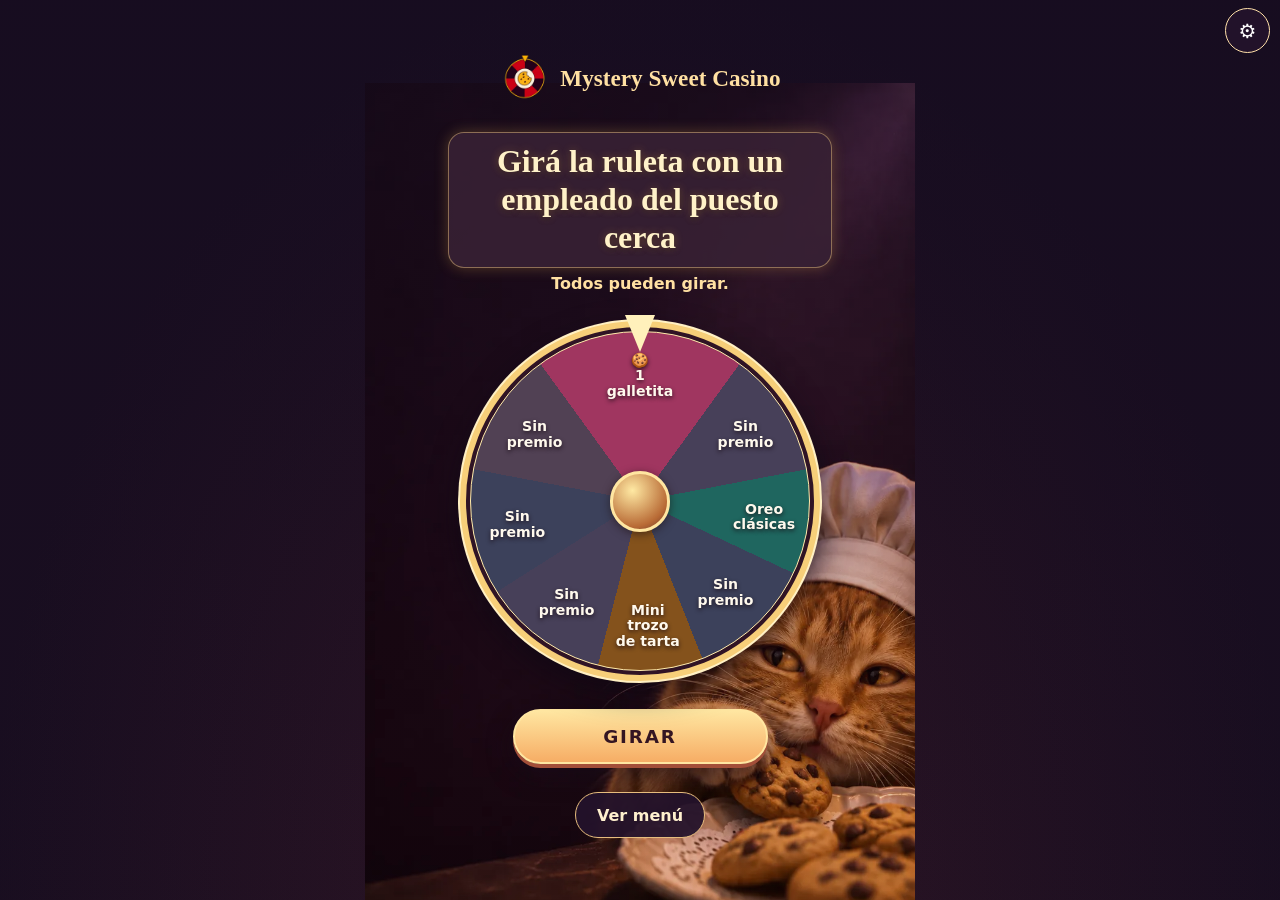
<file: index.html>
<!doctype html>
<html lang="es-PY">
<head>
  <meta charset="UTF-8">
  <meta name="viewport" content="width=device-width, initial-scale=1, viewport-fit=cover">
  <meta name="theme-color" content="#190e20">
  <title>Mystery Sweet Casino</title>
  <style>
    :root {
      color-scheme: dark;
      overscroll-behavior-y: none;
      font-family: system-ui, sans-serif;
      background: #190e20;
      color: #fff6eb;
    }
    *, *::before, *::after { box-sizing: border-box; }
    [hidden] { display: none !important; }
    body {
      margin: 0;
      min-height: 100vh;
      min-height: 100dvh;
      background: #190e20;
      isolation: isolate;
    }
    .fondo-ruleta {
      position: fixed;
      inset: 0;
      z-index: -1;
      overflow: hidden;
      pointer-events: none;
      background: radial-gradient(ellipse at center bottom, #301625, #190e20 72%);
    }
    .fondo-ruleta::before, .fondo-ruleta::after {
      content: '';
      position: absolute;
      inset: 0;
    }
    .fondo-ruleta::before {
      inset: -8px;
      background: url("gato-pastelero.webp") center bottom / clamp(340px, 100vw, 550px) auto no-repeat;
      transform-origin: center bottom;
    }
    .fondo-ruleta::after {
      background: linear-gradient(180deg, #160c20a6, #160c2030 64%, #160c2010);
    }
    @media (prefers-reduced-motion: no-preference) {
      .fondo-ruleta::before { animation: gato-ruleta 6s ease-in-out infinite alternate; }
    }
    @keyframes gato-ruleta {
      from { transform: scale(1); }
      to { transform: translateY(-4px) scale(1.025); }
    }
    main {
      width: 100%;
      max-width: 560px;
      display: grid;
      justify-items: center;
      gap: clamp(17px, 4vw, 28px);
      margin: 0 auto;
      padding: 52px 16px 32px;
      padding: max(52px, calc(env(safe-area-inset-top) + 34px)) 16px max(29px, env(safe-area-inset-bottom));
      text-align: center;
    }
    h1 {
      font-family: Georgia, serif;
      font-size: clamp(1.32rem, 5.7vw, 2rem);
      line-height: 1.18;
      margin: 0;
      max-width: 24ch;
      text-shadow: 0 2px 10px #100813;
    }
    .marca { display: flex; align-items: center; justify-content: center; gap: .55rem; color: #ffe0a2; font: bold clamp(1rem, 4.5vw, 1.45rem) Georgia, serif; }
    .marca img { display: block; width: 52px; height: 52px; }
    #instruccion {
      color: #fff2c9;
      padding: .32em .55em;
      border: 1px solid #ffd58470;
      border-radius: 16px;
      background: #382235df;
      box-shadow: 0 0 14px #ffbf5340;
      text-shadow: 0 0 8px #ffbc5152, 0 2px 5px #231522;
    }
    @media (prefers-reduced-motion: no-preference) {
      #instruccion { animation: brillo-aviso 3.5s ease-in-out infinite alternate; }
      @keyframes brillo-aviso {
        to { box-shadow: 0 0 22px #ffc46669; border-color: #ffd584bc; }
      }
    }
    .indicacion p { margin: .4rem 0 0; color: #ffe0a2; font-weight: 700; }
    .marco {
      position: relative;
      width: 80vw;
      height: 80vw;
      max-width: 360px;
      max-height: 360px;
      border: 6px solid #f7cf79;
      border-radius: 50%;
      padding: 4px;
      background: #301425;
      box-shadow: 0 0 0 2px #fff0c3, 0 12px 30px #0e0714b8;
    }
    .rueda {
      position: relative;
      width: 100%;
      height: 100%;
      border-radius: 50%;
      overflow: hidden;
      background-color: #47334f;
      background-image: conic-gradient(from -36deg, #a03660 0deg 72deg, #474059 72deg 115.2deg, #1f665f 115.2deg 151.2deg, #3c415b 151.2deg 194.4deg, #84521c 194.4deg 230.4deg, #474059 230.4deg 273.6deg, #3c415b 273.6deg 316.8deg, #514154 316.8deg 360deg);
      transition: transform var(--duracion-giro) cubic-bezier(.15,.65,.14,1);
      border: 1px solid #ffebaa;
    }
    .rueda::after {
      content: '';
      position: absolute;
      inset: 41%;
      border: 3px solid #ffe6a1;
      border-radius: 50%;
      background: radial-gradient(circle at 36% 30%, #ffe9a3, #b86a35 70%, #623328 100%);
      box-shadow: 0 2px 8px #20101098;
    }
    .marcador {
      position: absolute;
      z-index: 1;
      top: -12px;
      left: 50%;
      width: 30px;
      height: 37px;
      transform: translateX(-50%);
      clip-path: polygon(0 0, 100% 0, 50% 100%);
      background: #fff1bb;
    }
    .etiqueta {
      position: absolute;
      color: #fff9ed;
      width: 22%;
      font-size: clamp(.62rem, 2.65vw, .88rem);
      font-weight: 800;
      line-height: 1.09;
      transform: translate(-50%, -50%) rotate(var(--contragiro, 0deg));
      transition: transform var(--duracion-giro) cubic-bezier(.15,.65,.14,1);
      text-shadow: 0 2px 4px #180a14c4;
    }
    button { font: inherit; cursor: pointer; }
    button:focus-visible { outline: 3px solid white; outline-offset: 4px; }
    #girar {
      width: 74vw;
      max-width: 255px;
      min-height: 55px;
      border: 2px solid #ffe6a1;
      border-radius: 38px;
      background: linear-gradient(180deg, #ffe6a1, #f6ad65);
      color: #341522;
      font-size: 1.15rem;
      font-weight: 900;
      letter-spacing: .1em;
      box-shadow: 0 4px 0 #a34f39, 0 10px 24px #170c19b0;
    }
    #girar:disabled { cursor: default; opacity: .82; }
    #estado-giro:empty { display: none; }
    #estado-giro:not(:empty) { margin: 0; padding: .45rem .65rem; border-radius: 9px; background: #24132bee; color: #ffe0a2; font-weight: 700; }
    #ajustes {
      position: fixed;
      z-index: 2;
      top: max(8px, env(safe-area-inset-top));
      right: max(10px, env(safe-area-inset-right));
      width: 45px;
      height: 45px;
      border: 1px solid #ffe0a9;
      border-radius: 50%;
      background: #24132be8;
      color: white;
      padding: 0;
      font-size: 1.15rem;
    }
    .menu-link {
      display: inline-flex;
      align-items: center;
      justify-content: center;
      min-height: 46px;
      padding: .55rem 1.3rem;
      border: 1px solid #e7bd7e;
      border-radius: 24px;
      background: #24132bee;
      color: #fff0ce;
      text-decoration: none;
      font-weight: 750;
    }
    body.ventana-abierta { overflow: hidden; }
    #ventana[open].compatible {
      position: fixed;
      inset: 0;
      z-index: 10;
      display: grid;
      place-items: center;
      width: 100%;
      height: 100%;
      max-width: none;
      max-height: none;
      background: #100916b3;
      padding: 20px;
    }
    #ventana.compatible .tarjeta { width: min(100%, 410px); }

    @media (prefers-reduced-motion: reduce) {
      .rueda { transition: none; }
    }
    .uno { top: 13%; left: 50%; }
    .dos { top: 30.2%; left: 81.2%; }
    .tres { top: 54.6%; left: 86.7%; }
    .cuatro { top: 77%; left: 75.3%; }
    .cinco { top: 86.9%; left: 52.3%; }
    .seis { top: 79.9%; left: 28.3%; }
    .siete { top: 56.9%; left: 13.7%; }
    .ocho { top: 30.2%; left: 18.8%; }
    #ventana {
      width: min(88vw, 410px);
      margin: auto;
      padding: 0;
      border: 0;
      background: transparent;
      color: inherit;
      overflow: visible;
      text-align: center;
    }
    #ventana:not([open]) { display: none; }
    #ventana::backdrop { background: #100916b3; }
    .tarjeta {
      position: relative;
      z-index: 1;
      border: 2px solid #f6cf82;
      border-radius: 28px;
      padding: 27px 19px;
      background: #2b182f;
      box-shadow: 0 16px 45px #09040dc7;
    }
    #titulo-resultado {
      margin: 0 0 8px;
      font: bold clamp(1.65rem, 7vw, 2.35rem) Georgia, serif;
      color: #ffdda0;
    }
    #resultado { margin: 0 0 22px; font-size: 1.2rem; font-weight: 750; }
    #cerrar {
      min-height: 44px;
      padding: 0 24px;
      border: 1px solid #ffdfa6;
      border-radius: 28px;
      background: #f9cf8d;
      color: #321c2c;
      font-weight: 800;
    }
    #efectos { position: fixed; inset: 0; pointer-events: none; overflow: hidden; }
    .particula {
      position: absolute;
      top: -3rem;
      left: var(--x);
      animation: caer var(--duracion) linear var(--demora) both;
    }
    .confeti { width: 9px; height: 14px; background: var(--color); border-radius: 2px; }
    .rosa { font-size: var(--tamano); --brillo: .43; }
    @keyframes caer {
      0% { transform: translate3d(0, -4vh, 0) rotate(0); opacity: 0; }
      12% { opacity: var(--brillo, 1); }
      85% { opacity: var(--brillo, 1); }
      100% { transform: translate3d(var(--desvio), 113vh, 0) rotate(var(--giro)); opacity: 0; }
    }
    @media (prefers-reduced-motion: reduce) {
      .etiqueta { transition: none; }
    }
  </style>
  <link rel="stylesheet" href="ajustes.css">
<link rel="stylesheet" href="feria.css"></head>
<body>
  <div class="fondo-ruleta" aria-hidden="true"></div>
  <main>
    <div class="marca">
      <button class="boton-logo" aria-label="Ver nuestro equipo"><img src="logo-msc-v2.webp" width="52" height="52" alt=""></button>
      <span>Mystery Sweet Casino</span>
    </div>
    <div class="indicacion">
      <h1 id="instruccion" tabindex="-1">Girá la ruleta con un empleado del puesto cerca</h1>
      <p>Todos pueden girar.</p>
    </div>
    <div class="marco" role="img" aria-label="Ruleta con ocho casillas: cinco sin premio, una galletita, un paquete de Oreo clásicas y un mini trozo de tarta">
      <span class="marcador" aria-hidden="true"></span>
      <div class="rueda" id="rueda" aria-hidden="true">
        <span class="etiqueta uno">🍪<br>1 galletita</span>
        <span class="etiqueta dos">Sin<br>premio</span>
        <span class="etiqueta tres">Oreo<br>clásicas</span>
        <span class="etiqueta cuatro">Sin<br>premio</span>
        <span class="etiqueta cinco">Mini trozo<br>de tarta</span>
        <span class="etiqueta seis">Sin<br>premio</span>
        <span class="etiqueta siete">Sin<br>premio</span>
        <span class="etiqueta ocho">Sin<br>premio</span>
      </div>
    </div>
    <button id="girar" type="button">GIRAR</button>
    <p id="estado-giro" role="status"></p>
    <a class="menu-link" href="menu.html">Ver menú</a>
  </main>
  <dialog id="ventana" role="dialog" aria-modal="true" aria-labelledby="titulo-resultado" aria-describedby="resultado">
    <div id="efectos" aria-hidden="true"></div>
    <div class="tarjeta">
      <h2 id="titulo-resultado"></h2>
      <p id="resultado"></p>
      <button id="cerrar" type="button" autofocus>Cerrar</button>
    </div>
  </dialog>
  <button id="ajustes" type="button" aria-label="Ajustes" aria-haspopup="dialog">⚙️</button>
  <audio id="musica" src="musica.mp3" loop preload="auto"></audio>
  <script src="musica.js?v=6"></script>
  <script>
    const premios = ['1 galletita', null, 'un paquete de Oreo clásicas', null, 'un mini trozo de tarta', null, null, null];
    const mensajesSinPremio = {
      1: [
        '¡Uyy, che! Justito entre la galletita y el paquete de Oreo.',
        'Nde, ¡el Oreo pasó cerquita y ni saludó!'
      ],
      3: [
        'La tarta y el Oreo te hicieron el pasillito. ¡Por un pelito!',
        '¡Qué macana! La tarta estaba ahí nomás.'
      ],
      5: [
        'La tarta quedó ahí nomás. ¡Hasta se sentía el olorcito!',
        '¡Epa! La tarta se hizo la difícil y se quedó al ladito.'
      ],
      6: [
        'La ruleta se fue de paseo lejos de los premios. ¡Te mandó saludos!',
        'Che, la flecha se tomó el colectivo equivocado.'
      ],
      7: ['La galletita se hizo la distraída en la casilla de al lado.']
    };
    const urlGiro = "https://eyvzpzwagdccphsktogu.supabase.co/rest/v1/rpc/mystery_sweet_girar_detalle";
    const clavePublica = "sb_publishable_TuwjOiBnavNXWkxzGye_Jw_20vuNP8E";
    const claveGiroPendiente = "mystery-sweet-giro-pendiente";
    const duracionGiro = 7000;
    const angulosCentroCasillas = [0, 57.6, 97.2, 136.8, 176.4, 216, 259.2, 302.4];
    const paleta = ['#ffcc74', '#ff83aa', '#76e5bf', '#d49cff', '#fff0be'];
    const elemento = id => document.getElementById(id);
    const girar = elemento('girar');
    const rueda = elemento('rueda');
    const ventana = elemento('ventana');
    const efectos = elemento('efectos');
    const reducirMovimiento = matchMedia('(prefers-reduced-motion: reduce)');
    const estadoGiro = elemento("estado-giro");
    let giroIniciado = false;
    let idGiro;
    let angulo = 0;

    function indiceAlAzar(cantidad) {
      if (!window.crypto || typeof window.crypto.getRandomValues !== 'function') {
        return Math.floor(Math.random() * cantidad);
      }
      const rango = 2 ** 32;
      const limite = rango - rango % cantidad;
      const bytes = new Uint32Array(1);
      do {
        window.crypto.getRandomValues(bytes);
      } while (bytes[0] >= limite);
      return bytes[0] % cantidad;
    }

    function obtenerIdGiro() {
      if (idGiro) return idGiro;
      try {
        idGiro = sessionStorage.getItem(claveGiroPendiente);
      } catch (_) {}
      if (!idGiro) {
        idGiro = crypto.randomUUID();
        try {
          sessionStorage.setItem(claveGiroPendiente, idGiro);
        } catch (_) {}
      }
      return idGiro;
    }

    async function pedirResultado() {
      const controlador = new AbortController();
      const limite = setTimeout(() => controlador.abort(), 10000);
      try {
        const respuesta = await fetch(urlGiro, {
          method: 'POST',
          headers: { apikey: clavePublica, 'Content-Type': 'application/json' },
          body: JSON.stringify({ p_id: obtenerIdGiro() }),
          signal: controlador.signal
        });
        if (!respuesta.ok) throw new Error('No se confirmó el giro');
        const resultado = await respuesta.json();
        const { casilla, agotado } = resultado;
        if (!Number.isInteger(casilla) || casilla < 0 || casilla >= premios.length ||
            typeof agotado !== 'boolean' || (agotado && !premios[casilla])) {
          throw new Error('Respuesta de giro inválida');
        }
        return resultado;
      } finally {
        clearTimeout(limite);
      }
    }

    function animarResultado(gano) {
      if (reducirMovimiento.matches) return;
      const cantidad = gano ? 52 : 14;
      const particulas = document.createDocumentFragment();
      for (let i = 0; i < cantidad; i++) {
        const particula = document.createElement('span');
        particula.className = gano ? 'particula confeti' : 'particula rosa';
        if (!gano) particula.textContent = '🥀';
        particula.style.setProperty('--x', (2 + Math.random() * 94) + 'vw');
        particula.style.setProperty('--desvio', (Math.random() * 30 - 15) + 'vw');
        particula.style.setProperty('--giro', (Math.random() * 520 - 260) + 'deg');
        particula.style.setProperty('--demora', Math.random() * 1.2 + 's');
        particula.style.setProperty('--duracion', (2.3 + Math.random() * 1.4) + 's');
        particula.style.setProperty('--color', paleta[i % paleta.length]);
        particula.style.setProperty('--tamano', (1.3 + Math.random() * 1.4) + 'rem');
        particula.addEventListener('animationend', () => particula.remove(), { once: true });
        particulas.append(particula);
      }
      efectos.append(particulas);
    }

    function limpiarResultado() {
      efectos.textContent = '';
      document.body.classList.remove('ventana-abierta');
      if (girar.disabled) elemento('instruccion').focus();
      else girar.focus();
    }

    function abrirResultado() {
      if (typeof ventana.showModal === 'function') {
        ventana.showModal();
      } else {
        ventana.classList.add('compatible');
        ventana.setAttribute('open', '');
        document.body.classList.add('ventana-abierta');
        elemento('cerrar').focus();
      }
    }

    elemento('cerrar').addEventListener('click', () => {
      if (typeof ventana.close === 'function') {
        ventana.close();
      } else {
        ventana.removeAttribute('open');
        limpiarResultado();
      }
    });
    ventana.addEventListener('close', limpiarResultado);

    girar.addEventListener('click', async () => {
      if (giroIniciado) return;
      giroIniciado = true;
      girar.disabled = true;
      audioDelPuesto.iniciar();

      girar.textContent = 'CONECTANDO…';
      estadoGiro.textContent = '';
      let resultado;
      try {
        resultado = await pedirResultado();
      } catch (_) {
        giroIniciado = false;
        girar.disabled = false;
        girar.textContent = 'REINTENTAR';
        estadoGiro.textContent = 'No pudimos confirmar el giro. Revisá la conexión y volvé a intentar.';
        return;
      }
      const { casilla: indice, agotado } = resultado;
      const premio = premios[indice];
      angulo = 360 * (Math.ceil(angulo / 360) + 9) - angulosCentroCasillas[indice];
      rueda.style.setProperty('--duracion-giro', duracionGiro + 'ms');
      rueda.style.setProperty('--contragiro', -angulo + 'deg');
      rueda.style.transform = 'rotate(' + angulo + 'deg)';
      girar.textContent = 'GIRANDO…';

      let temporizador;
      function alTerminar(evento) {
        if (evento.target === rueda && evento.propertyName === 'transform') revelar();
      }

      function revelar() {
        rueda.removeEventListener('transitionend', alTerminar);
        clearTimeout(temporizador);
        if (agotado) {
          elemento('titulo-resultado').textContent = '¡Premio agotado!';
          elemento('resultado').textContent = 'Se agotó el stock de ' + premio.replace(/^un /, '') + '. Cerrá la ventana para volver a girar.';
          girar.textContent = 'VOLVER A GIRAR';
          girar.disabled = false;
          giroIniciado = false;
          idGiro = undefined;
        } else {
          elemento('titulo-resultado').textContent = premio ? '¡Felicitaciones!' : '¡La próxima seguro sale!';
          const mensajes = mensajesSinPremio[indice];
          elemento('resultado').textContent = premio ? 'Ganaste ' + premio : mensajes[indiceAlAzar(mensajes.length)];
          girar.textContent = 'GIRO REALIZADO';
        }
        try {
          sessionStorage.removeItem(claveGiroPendiente);
        } catch (_) {}
        abrirResultado();
        if (!agotado) animarResultado(Boolean(premio));
      }

      if (reducirMovimiento.matches) revelar();
      else {
        rueda.addEventListener('transitionend', alTerminar);
        temporizador = setTimeout(revelar, duracionGiro + 250);
      }
    });
  </script>
<script src="feria.js?v=3"></script></body>
</html>
</file>
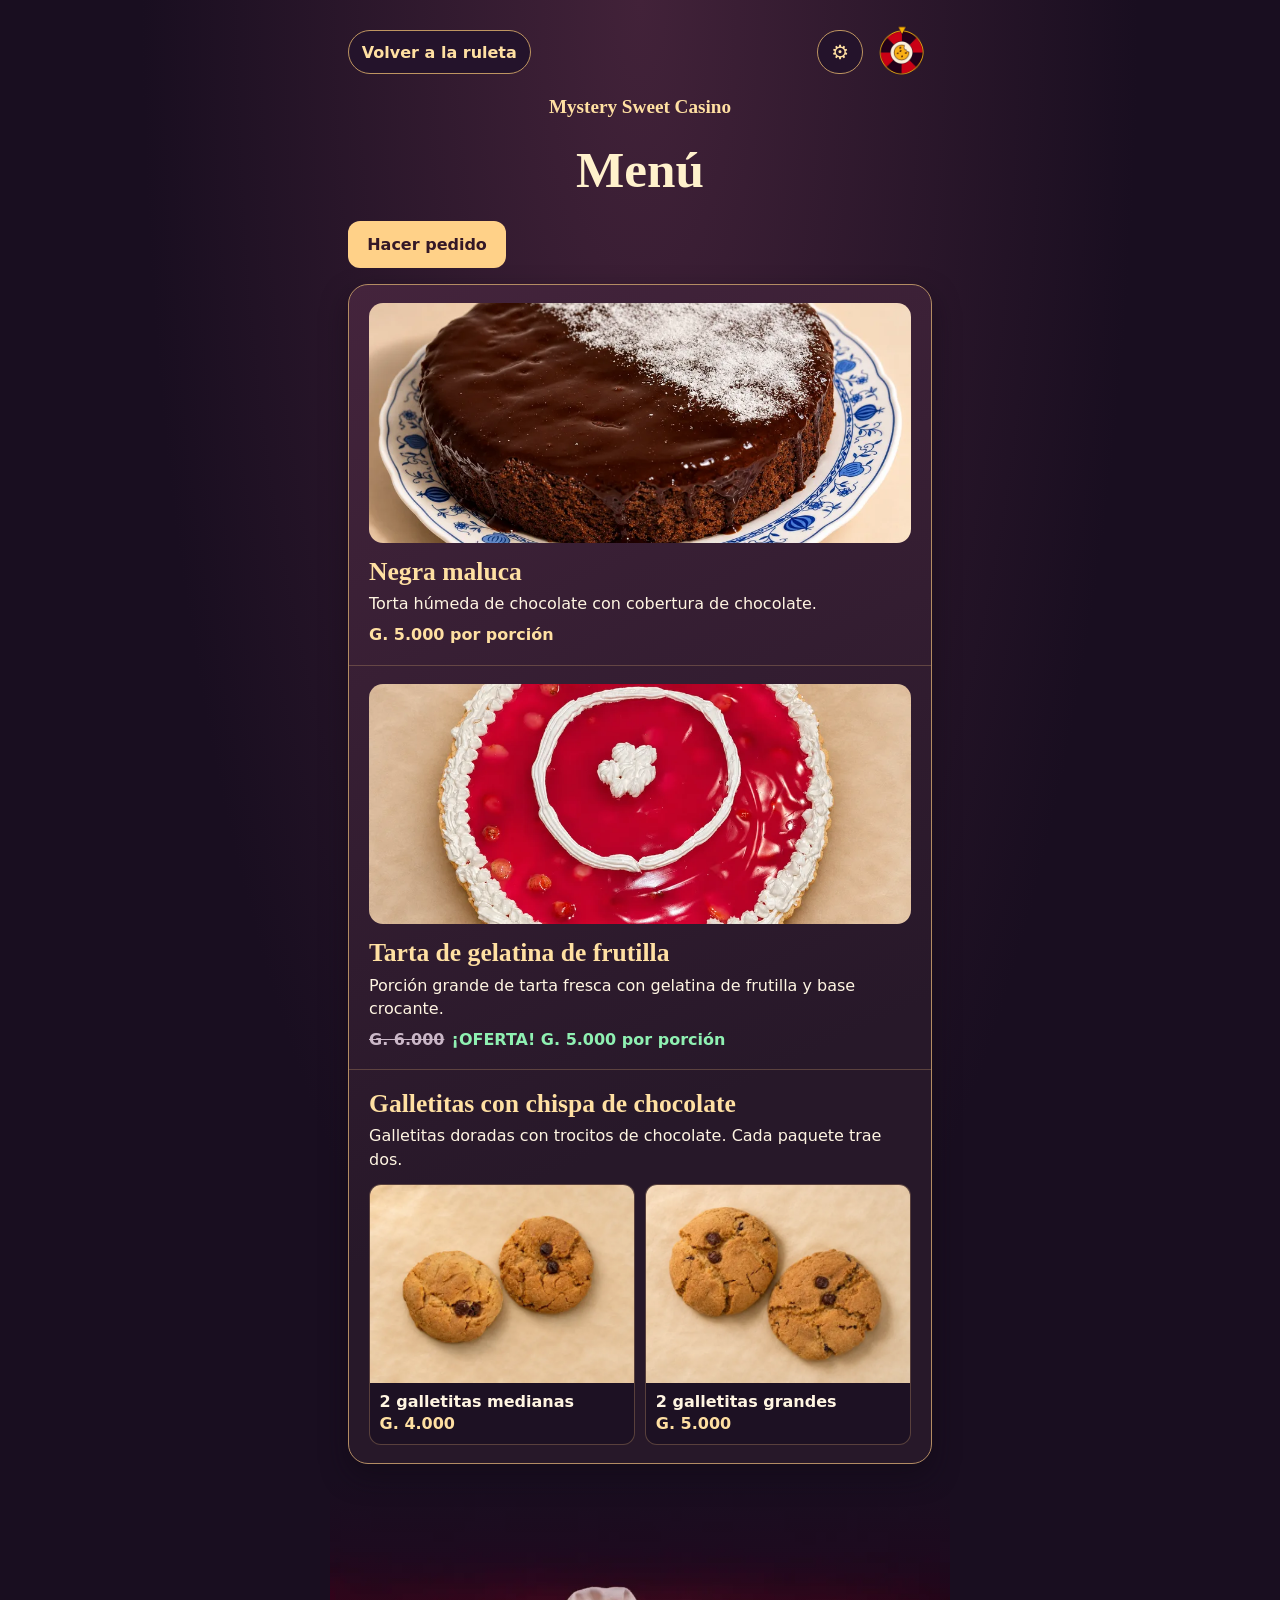
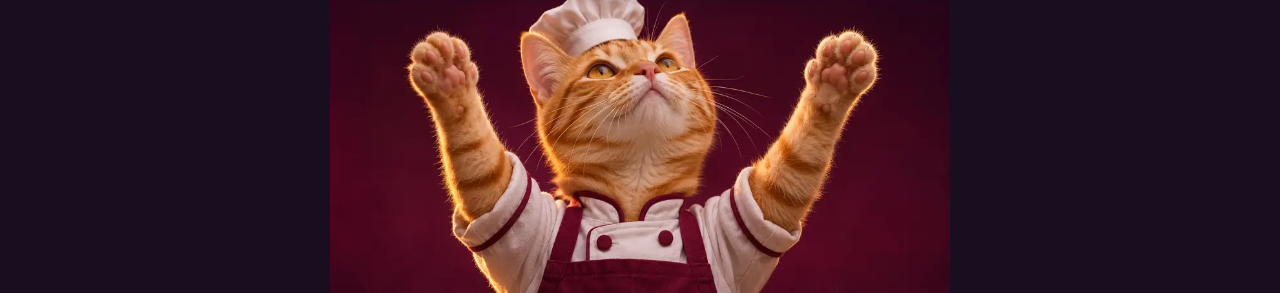
<file: menu.html>
<!doctype html>
<html lang="es-PY">
<head>
  <meta charset="utf-8">
  <meta name="viewport" content="width=device-width, initial-scale=1">
  <meta name="theme-color" content="#190e20">
  <title>Menú | Mystery Sweet Casino</title>
  <style>
    :root { color-scheme: dark; font-family: system-ui, sans-serif; background: #190e20; color: #fff5e2; }
    *, *::before, *::after { box-sizing: border-box; }
    body { margin: 0; min-height: 100vh; background: radial-gradient(ellipse at top, #422239, #190e20 55%); }
    main { width: 100%; max-width: 620px; margin: auto; padding: 22px 18px 36px; }
    nav { display: flex; align-items: center; justify-content: space-between; gap: 12px; }
    nav a, nav button { color: #ffe0a2; background: #24132b; display: inline-flex; align-items: center; justify-content: center; min-height: 44px; padding: .35rem .8rem; border: 1px solid #be9561; border-radius: 24px; text-decoration: none; font: inherit; font-weight: 700; }
    nav button { min-width: 44px; cursor: pointer; }
    a:focus-visible, button:focus-visible { outline: 3px solid #fff; outline-offset: 4px; }
    .controles { display: flex; align-items: center; gap: 9px; }
    .marca { text-align: center; margin: .9rem 0 0; color: #ffe0a2; font: bold 1.2rem Georgia, serif; }
    .logo { display: block; width: 60px; height: 60px; padding: 1px; object-fit: contain; }
    h1 { color: #fff1cc; font: bold clamp(2rem, 8vw, 3.2rem) Georgia, serif; text-align: center; margin: 22px 0; }
    .carta { position: relative; z-index: 1; margin: 0; padding: 0; list-style: none; border: 1px solid #b38c63; border-radius: 20px; background: linear-gradient(155deg, #44243c, #271829 68%); box-shadow: 0 12px 26px #10091588; }
    li { padding: 1.15rem 1.25rem; }
    li + li { border-top: 1px solid #b38c635e; }
    h2 { font: bold clamp(1.17rem, 4.8vw, 1.6rem) Georgia, serif; color: #ffe0a2; margin: 0 0 .35rem; }
    p { margin: 0; line-height: 1.45; }
    .precio-porcion { margin-top: .5rem; color: #ffe0a2; font-weight: 800; }
    .precio-anterior { margin-right: .45rem; color: #cbb8c8; font-weight: 600; text-decoration: line-through; }
    .precio-oferta { color: #8ff0b2; font-weight: 900; }
    .paquetes { margin: .85rem 0 0; display: grid; grid-template-columns: repeat(2, minmax(0, 1fr)); gap: .65rem; }
    .paquetes div { display: flex; flex-direction: column; overflow: hidden; background: #190e20a8; border: 1px solid #b38c6365; border-radius: 12px; }
    .paquetes dt { display: flex; flex: 1; flex-direction: column; gap: .55rem; font-weight: 650; }
    .paquetes dt span { padding: 0 .6rem; }
    .paquetes img { width: 100%; height: auto; display: block; background: #e1c490; }
    .paquetes dd { margin: .2rem .6rem .65rem; color: #ffe0a2; font-weight: 800; white-space: nowrap; }
    .gato { position: relative; margin: 1rem -18px -36px; overflow: hidden; }
    .gato img { display: block; width: 100%; height: auto; }
    @media (prefers-reduced-motion: no-preference) {
      .gato img { animation: gato-saluda 5s ease-in-out infinite alternate; transform-origin: center bottom; }
    }
    @keyframes gato-saluda {
      from { transform: scale(1); }
      to { transform: translateY(-4px) scale(1.025); }
    }
    .gato::after { content: ''; position: absolute; inset: 0; background: linear-gradient(#190e20, transparent 31%); pointer-events: none; }
  </style>
  <link rel="stylesheet" href="ajustes.css">
<link rel="stylesheet" href="feria.css"></head>
<body>
  <main>
    <nav aria-label="Menú">
      <a href="index.html">Volver a la ruleta</a>
      <div class="controles">
        <button id="ajustes" type="button" aria-label="Ajustes" aria-haspopup="dialog">⚙️</button>
        <button class="boton-logo" aria-label="Ver nuestro equipo"><img class="logo" src="logo-msc-v2.webp" width="60" height="60" alt=""></button>
      </div>
    </nav>
    <p class="marca">Mystery Sweet Casino</p>
    <h1>Menú</h1><button class="pedir" id="hacer-pedido">Hacer pedido</button>
    <ul class="carta">
      <li>
        <img class="foto-postre" src="negra.webp" alt="Negra maluca" loading="lazy"><h2>Negra maluca</h2>
        <p>Torta húmeda de chocolate con cobertura de chocolate.</p>
        <p class="precio-porcion">G. 5.000 por porción</p>
      </li>
      <li>
        <img class="foto-postre" src="tarta.webp" alt="Tarta de gelatina de frutilla" loading="lazy"><h2>Tarta de gelatina de frutilla</h2>
        <p>Porción grande de tarta fresca con gelatina de frutilla y base crocante.</p>
        <p class="precio-porcion"><span class="precio-anterior">G. 6.000</span><span class="precio-oferta">¡OFERTA! G. 5.000 por porción</span></p>
      </li>
      <li>
        <h2>Galletitas con chispa de chocolate</h2>
        <p>Galletitas doradas con trocitos de chocolate. Cada paquete trae dos.</p>
        <dl class="paquetes">
          <div>
            <dt><img src="galletitas-medianas.webp" width="600" height="450" loading="lazy" decoding="async" alt=""><span>2 galletitas medianas</span></dt>
            <dd>G. 4.000</dd>
          </div>
          <div>
            <dt><img src="galletitas-grandes.webp" width="600" height="450" loading="lazy" decoding="async" alt=""><span>2 galletitas grandes</span></dt>
            <dd>G. 5.000</dd>
          </div>
        </dl>
      </li>
    </ul>
    <figure class="gato">
      <img src="gato-menu.webp" width="960" height="640" loading="lazy" decoding="async" alt="Gato chef que mira el menú con las patas delanteras levantadas">
    </figure>
  </main><dialog class="encargo" aria-labelledby="titulo-pedido"><form id="form-pedido">
  <h2 id="titulo-pedido">Hacer pedido</h2><div class="cantidades"></div><p>Total <output>G. 0</output></p>
  <label>Nombre<input name="p_nombre" maxlength="60" required></label><label>Apellido<input name="p_apellido" maxlength="60" required></label>
  <label>Edad<input name="p_edad" type="number" min="1" max="120" required></label><label>Curso<input name="p_curso" maxlength="60" required></label>
  <label>Teléfono (opcional)<input name="p_telefono" type="tel" maxlength="30"></label>
  <button class="accion-feria" type="submit">Enviar pedido</button><button class="accion-feria" type="button" id="cerrar-pedido">Cerrar</button><p role="status"></p></form></dialog>
  <audio id="musica" src="musica.mp3" loop preload="auto"></audio>
  <script src="musica.js?v=6"></script>
<script src="feria.js?v=3"></script></body>
</html>
</file>
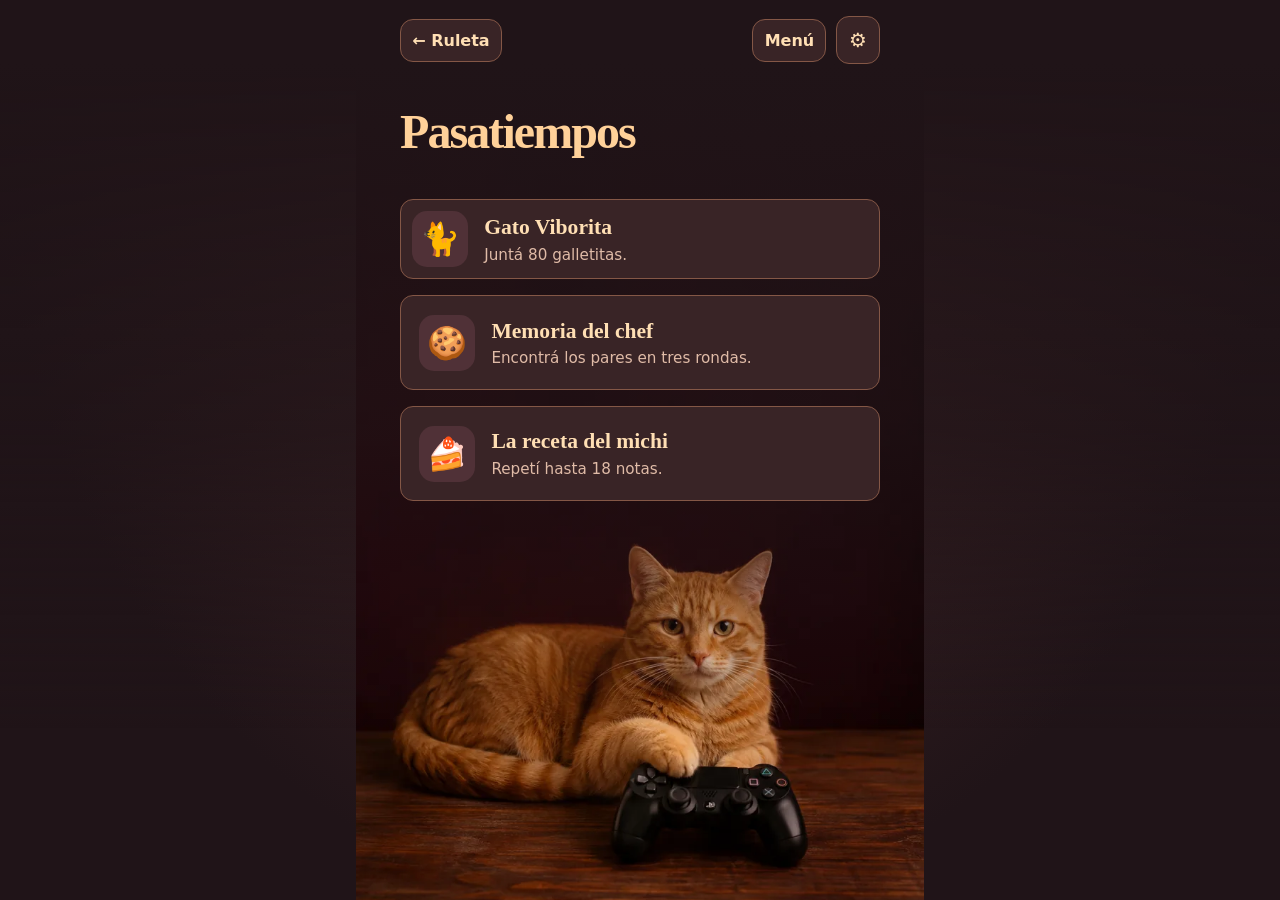
<file: pasatiempos.html>
<!doctype html><html lang="es"><head><meta charset="utf-8"><meta name="viewport" content="width=device-width,initial-scale=1"><title>Pasatiempos · Mystery Sweet Casino</title><link rel="stylesheet" href="ajustes.css"><link rel="stylesheet" href="juegos.css?v=4"><link rel="stylesheet" href="gato-juegos.css?v=4"><link rel="stylesheet" href="resultados.css"></head>
<body class="fondo-juego"><main><nav><a href="./">← Ruleta</a><a href="menu.html">Menú</a><button id="ajustes" aria-label="Ajustes">⚙️</button></nav>
<section id="seleccion"><h1>Pasatiempos</h1><div class="cartelera">
<a href="snake.html"><b>🐈</b><span>Gato Viborita<small>Juntá 80 galletitas.</small></span></a>
<button data-juego="memoria"><b>🍪</b><span>Memoria del chef<small>Encontrá los pares en tres rondas.</small></span></button>
<button data-juego="receta"><b>🍰</b><span>La receta del michi<small>Repetí hasta 18 notas.</small></span></button></div></section>
<section id="partida" hidden><button id="volver">← Pasatiempos</button><header><div role="img" aria-label="Gatito con gorro de chef" class="michi"><i></i><span>• ᴥ •</span></div><h1 id="titulo"></h1></header><p id="estado" role="status"></p><div id="mesa"></div><section class="panel-resultado" id="resultado-juego" aria-labelledby="titulo-resultado" hidden><span class="simbolo-resultado" id="simbolo-resultado" aria-hidden="true"></span><h2 id="titulo-resultado"></h2><p id="detalle-resultado"></p><button id="accion-resultado"></button></section><button id="reiniciar">Volver a empezar</button></section></main>
<audio id="musica" src="musica.mp3" loop preload="auto"></audio><script src="musica.js?v=6"></script><script src="juegos.js?v=4"></script></body></html>
</file>
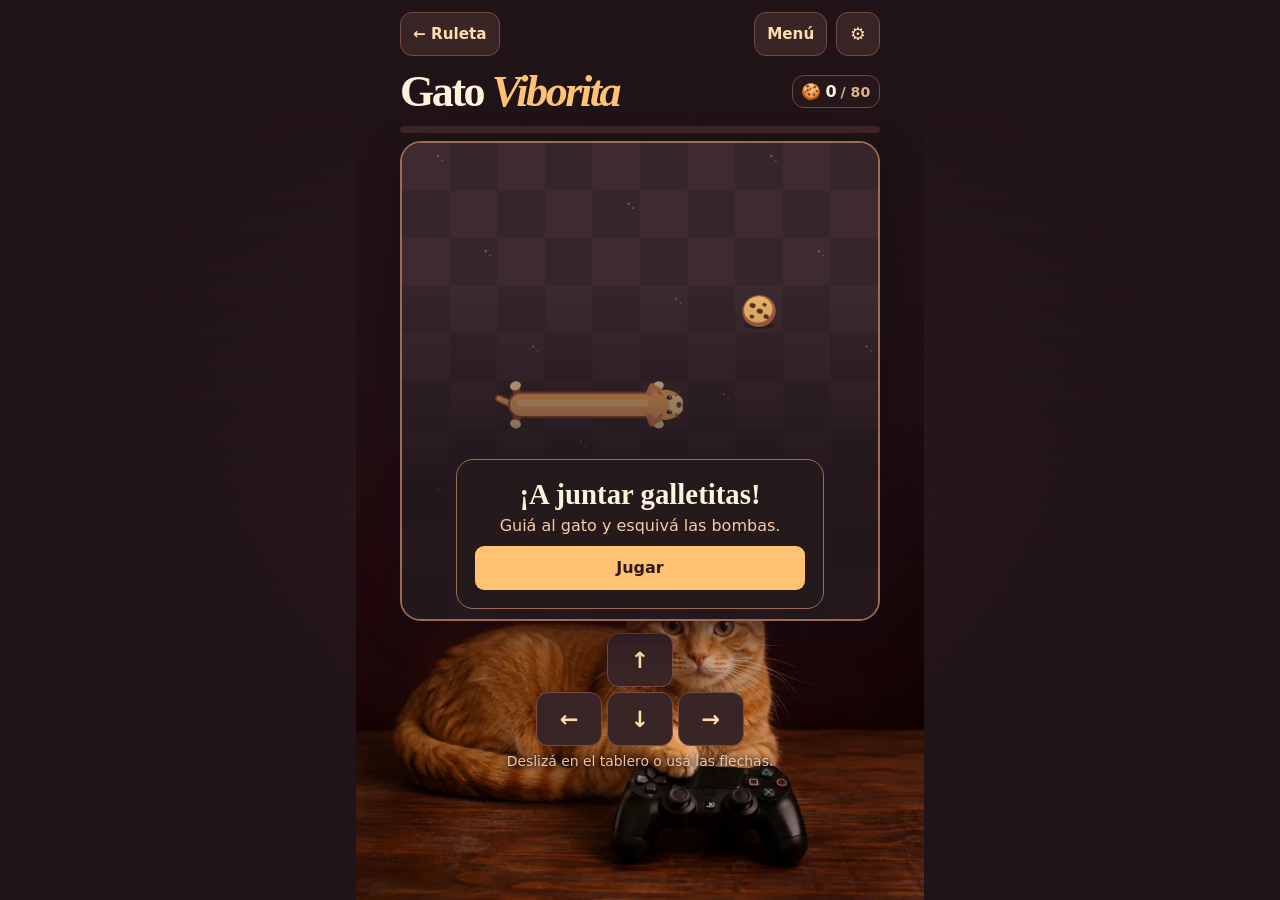
<file: snake.html>
<!doctype html>
<html lang="es">
<head>
  <meta charset="utf-8">
  <meta name="viewport" content="width=device-width, initial-scale=1">
  <meta name="theme-color" content="#201418">
  <title>Gato Viborita · Mystery Sweet Casino</title>
  <link rel="stylesheet" href="ajustes.css">
  <link rel="stylesheet" href="snake.css?v=3">
<link rel="stylesheet" href="gato-juegos.css?v=3"><link rel="stylesheet" href="resultados.css"></head>
<body class="fondo-juego">
  <main class="juego">
    <nav aria-label="Navegación">
      <a class="boton-nav" href="./">← Ruleta</a>
      <div class="enlaces">
        <a class="boton-nav" href="menu.html">Menú</a>
        <button id="ajustes" type="button" data-juego="true" aria-label="Ajustes" aria-haspopup="dialog">⚙️</button>
      </div>
    </nav>
    <header>
      <h1>Gato <em>Viborita</em></h1>
      <div class="marcador"><span aria-hidden="true">🍪</span> <output id="puntos" aria-label="Galletitas recogidas">0</output><span class="meta">/ 80</span></div>
    </header>
    <progress id="avance" max="80" value="0" aria-label="Progreso hacia la victoria"></progress>
    <div class="marco">
      <canvas id="tablero" width="600" height="600" aria-label="Tablero de 10 por 10">El juego requiere un navegador compatible con Canvas.</canvas>
      <section id="ficha" aria-labelledby="mensaje">
        <div class="ficha">
          <span class="simbolo-resultado" id="simbolo-resultado" aria-hidden="true" hidden></span><h2 id="mensaje">¡A juntar galletitas!</h2>
          <p id="detalle">Guiá al gato y esquivá las bombas.</p>
          <button type="button" id="jugar">Jugar</button>
        </div>
      </section>
    </div>
    <div class="mandos" aria-label="Controles de dirección">
      <button type="button" data-dir="up" aria-label="Arriba">↑</button>
      <button type="button" data-dir="left" aria-label="Izquierda">←</button>
      <button type="button" data-dir="right" aria-label="Derecha">→</button>
      <button type="button" data-dir="down" aria-label="Abajo">↓</button>
    </div>
    <p class="ayuda">Deslizá en el tablero o usá las flechas.</p>
  </main>
  <audio id="musica" src="musica.mp3" loop preload="auto"></audio>
  <script src="musica.js?v=6"></script>
  <script src="snake.js?v=3" defer></script>
</body>
</html>
</file>
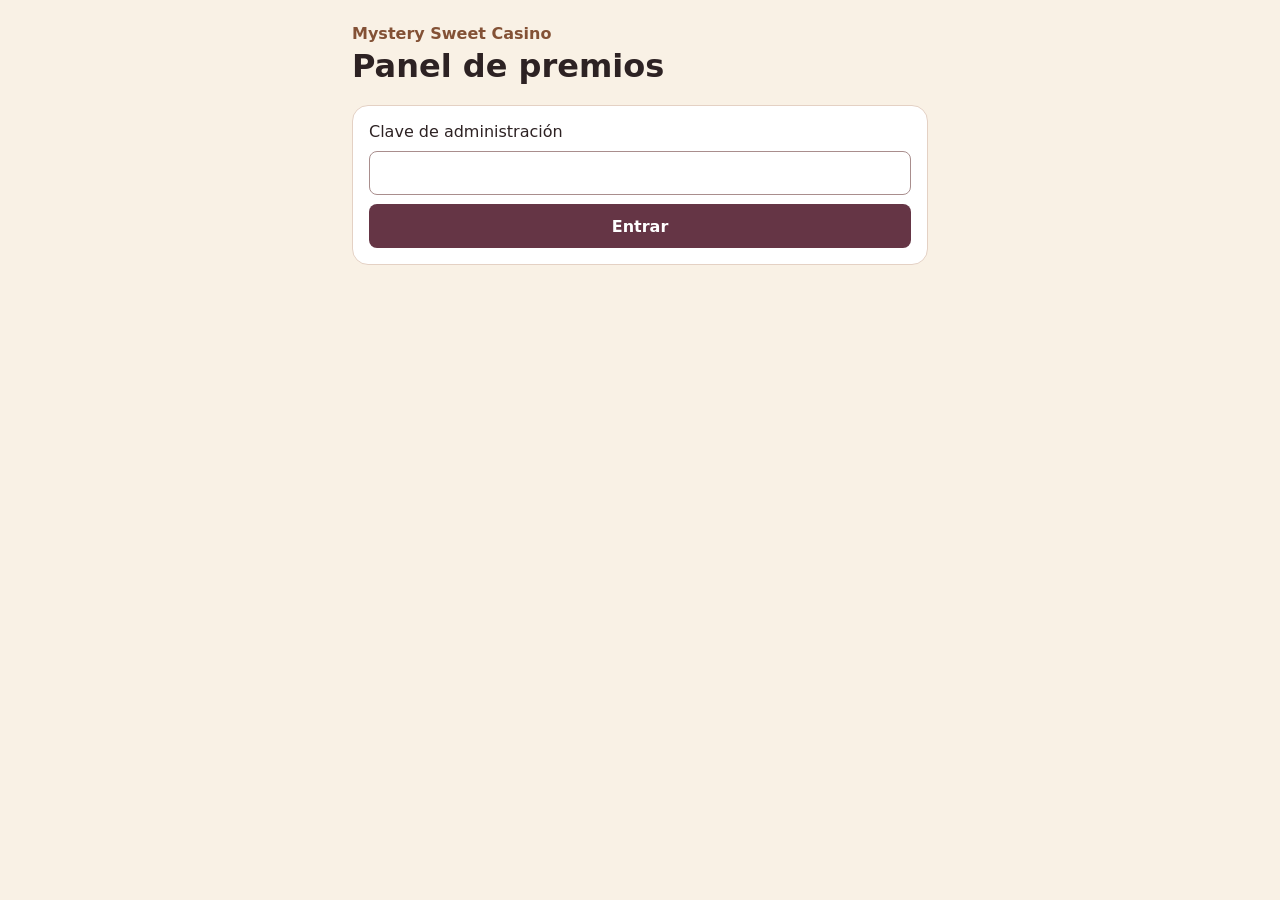
<file: stock-admin.html>
<!doctype html>
<html lang="es">
<head>
  <meta charset="utf-8">
  <meta name="viewport" content="width=device-width, initial-scale=1">
  <meta name="robots" content="noindex,nofollow">
  <title>Administración · Mystery Sweet Casino</title>
  <link rel="stylesheet" href="stock-admin.css?v=2">
</head>
<body>
  <main>
    <header><span>Mystery Sweet Casino</span><h1>Panel de premios</h1></header>
    <form id="acceso">
      <label for="clave">Clave de administración</label>
      <input type="password" id="clave" required autocomplete="current-password">
      <button type="submit">Entrar</button>
    </form>
    <div id="panel" hidden>
      <section aria-labelledby="titulo-modo">
        <h2 id="titulo-modo">Premios de la ruleta</h2>
        <p id="modo"></p>
        <button id="cambiar" type="button"></button>
      </section>
      <section><h2>Pedidos</h2><div id="pedidos"></div></section><section aria-labelledby="titulo-stock">
        <h2 id="titulo-stock">Stock</h2>
        <div id="stock"></div>
      </section>
    </div>
    <p id="estado" role="status"></p>
    <div id="acciones" hidden><button id="actualizar" type="button">Actualizar</button><button id="salir" type="button">Salir</button></div>
  </main>
  <script src="feria.js?v=3" defer></script><script src="stock-admin.js?v=3" defer></script>
</body>
</html>
</file>
<file: ajustes.css>
#ajustes { cursor:pointer; font-size:1.25rem; min-width:44px; min-height:44px; }
#panel-ajustes { width:min(22rem, calc(100% - 2rem)); box-sizing:border-box; color:#fff4e5; background:#26172a; border:1px solid #f7bb6d; border-radius:18px; padding:1.25rem; font:1rem system-ui,sans-serif; }
#panel-ajustes::backdrop { background:#100a17b8; }
#panel-ajustes header { display:flex; justify-content:space-between; align-items:center; margin-bottom:1rem; }
#panel-ajustes h2 { font-size:1.25rem; margin:0; }
#panel-ajustes label { display:flex; justify-content:space-between; gap:.5rem; }
#panel-ajustes input { width:100%; min-height:36px; margin:0 0 .7rem; accent-color:#f7bb6d; }
#panel-ajustes button, #panel-ajustes a { min-height:44px; border:0; border-radius:10px; font:inherit; font-weight:700; }
#panel-ajustes button { cursor:pointer; background:#48314b; color:white; padding:0 .8rem; }
#panel-ajustes a { display:grid; place-items:center; background:#f7bb6d; color:#271523; text-decoration:none; }
</file>
<file: feria.css>
.foto-postre{display:block;width:100%;max-height:240px;object-fit:cover;border-radius:14px;margin:0 0 .85rem}.pedir,.accion-feria{display:inline-block;background:#ffd188;color:#341827;padding:.85rem 1.2rem;border-radius:12px;font:700 1rem system-ui;text-decoration:none;border:0;cursor:pointer}.pedir{margin:0 0 1rem}.boton-logo{padding:0!important;border:0!important;background:transparent!important;cursor:zoom-in;line-height:0}.equipo,.encargo{box-sizing:border-box;width:min(90vw,27rem);max-height:85vh;overflow:auto;border:1px solid #ab795e;border-radius:18px;background:#2b1b24;color:#fff0da;padding:1.2rem;font:1rem system-ui}.equipo{text-align:center}.equipo img{width:min(12rem,60%);height:auto}.equipo::backdrop,.encargo::backdrop{background:#130b16c9}.encargo input{box-sizing:border-box;width:100%;padding:.6rem;border:1px solid #997569;border-radius:8px;font:inherit}.encargo label{display:block;margin:.6rem 0}.cantidades label{display:grid;grid-template-columns:1fr 4rem;align-items:center;gap:.6rem}.encargo button{margin:.3rem}
</file>
<file: juegos.css>
*{box-sizing:border-box}body{margin:0;min-height:100vh;background:radial-gradient(ellipse at 50% 8%,#4e2b2b,#201418 72%);color:#fff3dd;font:1rem system-ui}main{width:min(92%,30rem);margin:auto;padding:1rem 0}nav{display:flex;gap:.6rem;align-items:center}nav a:first-child{margin-right:auto}button,nav a,.cartelera a{cursor:pointer;background:#392426;border:1px solid #845746;border-radius:13px;color:#ffdfb4;font:700 1rem system-ui;text-decoration:none;padding:.7rem}h1{font:800 clamp(2rem,8vw,3rem) Georgia,serif;letter-spacing:-.04em;color:#ffd199}.cartelera{display:grid;gap:1rem}.cartelera>*{display:flex;align-items:center;gap:1rem;padding:1.15rem;text-align:left}.cartelera b{display:grid;place-items:center;background:#503137;border-radius:15px;width:3.5rem;height:3.5rem;font-size:2rem}.cartelera span{font:700 1.35rem Georgia,serif}small{display:block;font:normal .95rem system-ui;margin-top:.35rem;color:#e0bba7}#volver,#reiniciar{margin:1rem 0}header{display:flex;align-items:center;gap:1rem}header h1{font-size:2rem;margin:0}.michi{position:relative;flex:none;width:58px;height:46px;margin-top:13px;border-radius:45%;background:#f4b16f;text-align:center;color:#45252a;font:bold 17px/48px system-ui}.michi:before,.michi:after{content:"";position:absolute;top:-9px;background:#dd8954;width:18px;height:20px;clip-path:polygon(0 0,100% 75%,10% 100%)}.michi:before{left:0}.michi:after{right:0;transform:scaleX(-1)}.michi i{position:absolute;background:#fff0d7;width:28px;height:13px;top:-8px;left:15px;border-radius:3px;z-index:1}.michi i:before{content:"";position:absolute;background:#fff6e7;width:32px;height:14px;top:-8px;left:-2px;border-radius:50%;box-shadow:-4px 2px #fff6e7,4px 2px #fff6e7}#mesa{display:grid;gap:.45rem;grid-template-columns:repeat(4,minmax(0,1fr))}#mesa.receta{grid-template-columns:repeat(2,minmax(0,1fr))}#mesa button{aspect-ratio:1;background:#56343a;font-size:clamp(1.35rem,7vw,2.4rem);touch-action:manipulation}#mesa .abierta,#mesa .luz{background:#ffcc87;color:#482829;border-color:#fff4cf;box-shadow:inset 0 0 0 3px #ffe6b0}#mesa .pareja{background:#3a5949}.receta button:nth-child(2){background:#593a54!important}.receta button.luz{outline:4px solid #fff3c7;transform:scale(.94);filter:brightness(1.6)}#estado{min-height:1.5rem;color:#f9d2b2}

/* Each button retains both faces so the reverse stays visible throughout the turn. */
#mesa button.carta-juego {
  padding:0;
  perspective:650px;
  background:transparent;
  border:0;
  box-shadow:none;
}
.giro-carta {
  display:block;
  position:relative;
  width:100%;
  height:100%;
  transform-style:preserve-3d;
  transition:transform .34s cubic-bezier(.25,.75,.3,1.1);
}
.carta-juego.abierta .giro-carta { transform:rotateY(180deg); }
.giro-carta > span {
  position:absolute;
  display:grid;
  place-items:center;
  inset:0;
  border:1px solid #ca9669;
  border-radius:13px;
  backface-visibility:hidden;
  -webkit-backface-visibility:hidden;
}
.giro-carta .dorso {
  color:#ffc97d;
  background:repeating-linear-gradient(135deg,#69434a 0 7px,#53323c 7px 14px);
  box-shadow:inset 0 0 0 5px #3a242b,0 4px 9px #180c1280;
}
.giro-carta .frente {
  transform:rotateY(180deg);
  background:radial-gradient(circle at 42% 25%,#fff0bd,#e7a462);
}
.pareja .giro-carta .frente { background:radial-gradient(circle at 42% 25%,#e5f4b0,#85aa75); }
#mesa.receta button {
  background:radial-gradient(circle at 45% 30%,#85514b,#472836);
  box-shadow:inset 0 0 0 4px #ffffff19,0 4px 10px #180c1280;
  transition:filter .15s,transform .15s,outline-color .15s;
}
#mesa.receta button:nth-child(2) { background:radial-gradient(circle at 45% 30%,#80516b,#462b46)!important; }
#mesa.receta button:nth-child(3) { background:radial-gradient(circle at 45% 30%,#71584a,#4b3029); }
#mesa.receta button:nth-child(4) { background:radial-gradient(circle at 45% 30%,#784c58,#482d37); }
#mesa button:active { filter:brightness(1.22); }
@media (prefers-reduced-motion:reduce) {
  .giro-carta,#mesa.receta button { transition:none; }
}
#mesa.memoria { grid-template-columns:repeat(4,minmax(0,1fr)); width:var(--ancho-mesa,100%); margin-inline:auto; }
#mesa.memoria button { font-size:clamp(1.1rem,5vw,2rem); }
#mesa[hidden] { display:none; }
</file>
<file: gato-juegos.css>
.fondo-juego {
  isolation: isolate;
  min-height: 100dvh;
}
.fondo-juego::before {
  content: '';
  position: fixed;
  z-index: -1;
  pointer-events: none;
  inset: 0;
  background: linear-gradient(180deg,#201418 7%,#201418a8 48%,transparent 81%),
    url('gato-control.webp') center calc(100% + 12px) / auto min(calc(100% - 48px), 140vw) no-repeat;
}
.fondo-juego .ayuda,.fondo-juego #estado {
  text-shadow: 0 1px 5px #150b10,0 0 10px #150b10;
}
</file>
<file: resultados.css>
.panel-resultado {
  --acento:#f9cb86;
  background:radial-gradient(ellipse at top,#51362f,#25191e 68%);
  border:1px solid var(--acento);
  border-radius:20px;
  text-align:center;
  padding:clamp(.85rem,4vw,1.4rem);
  color:#fff2db;
  box-shadow:0 10px 30px #160c14b0,inset 0 0 22px #ffffff08;
}
.panel-resultado[data-resultado="victoria"] { --acento:#a8db91; background:radial-gradient(ellipse at top,#435438,#231b25 72%); }
.panel-resultado[data-resultado="derrota"] { --acento:#ec9894; background:radial-gradient(ellipse at top,#62383f,#271924 72%); }
.panel-resultado h2 { font:800 clamp(1.2rem,5.6vw,2rem) Georgia,serif; margin:.45rem 0; color:var(--acento); }
.panel-resultado p { margin:.45rem 0 1rem; }
.panel-resultado button { background:var(--acento); color:#281a21; min-height:44px; border:0; border-radius:10px; padding:.6rem 1rem; font-weight:800; }
.panel-resultado .simbolo-resultado { display:grid; place-items:center; margin:auto; width:2.2em; height:2.2em; background:#27192390; border:1px solid var(--acento); border-radius:50%; font-size:clamp(1.45rem,6vw,2.4rem); }
@media (prefers-reduced-motion:no-preference) {
  .panel-resultado { animation:entrada-resultado .36s cubic-bezier(.2,.75,.3,1.15); }
  @keyframes entrada-resultado { from { opacity:0; transform:translateY(8px) scale(.94); } to { opacity:1; transform:translateY(0) scale(1); } }
}
.panel-resultado #jugar { background:var(--acento); }
</file>
<file: snake.css>
* { box-sizing:border-box; }
:root { color-scheme:dark; }
body { margin:0; min-height:100vh; background:radial-gradient(ellipse at 50% 8%,#4e2b2b,#201418 64%); color:#fff3dd; font:1rem system-ui,sans-serif; }
.juego { width:min(calc(100% - 1.5rem), 30rem, max(20rem, 66dvh)); margin:0 auto; padding:.75rem 0 1rem; }
nav, header, .enlaces, .marcador { display:flex; align-items:center; gap:.55rem; }
nav, header { justify-content:space-between; }
nav { margin-bottom:.85rem; }
.boton-nav, #ajustes, .mandos button { display:grid; place-items:center; border:1px solid #754a43; border-radius:12px; min-height:44px; background:#392426; color:#ffdcab; font:700 .95rem system-ui,sans-serif; padding:0 .75rem; text-decoration:none; }
#ajustes { font-size:1.1rem; padding:0; }
h1 { font:900 clamp(1.75rem,7.6vw,2.75rem)/1 Georgia,serif; margin:0; letter-spacing:-.055em; }
h1 em { color:#ffc373; }
.marcador { white-space:nowrap; font-weight:800; gap:.25rem; background:#25171a; border:1px solid #704741; padding:.4rem .55rem; border-radius:12px; font-variant-numeric:tabular-nums; }
.meta { color:#deb290; font-size:.88rem; }
progress { display:block; width:100%; height:7px; margin:.75rem 0 .55rem; appearance:none; background:#3e2526; border:0; border-radius:99px; overflow:hidden; }
progress::-webkit-progress-bar { background:#3e2526; }
progress::-webkit-progress-value { background:#ffc373; }
progress::-moz-progress-bar { background:#ffc373; }
.marco { position:relative; overflow:hidden; border:2px solid #a06b54; border-radius:21px; box-shadow:0 12px 32px #130b1290, inset 0 0 0 1px #ffffff20; }
#tablero { display:block; width:100%; height:auto; aspect-ratio:1; touch-action:none; background:#271c21; }
#ficha { position:absolute; inset:0; display:grid; place-items:end center; padding:.65rem; background:linear-gradient(transparent 28%,#1a1117b5 70%); }
#ficha[hidden] { display:none; }
.ficha { width:min(100%,23rem); background:#25191bee; border:1px solid #a06b54; border-radius:17px; text-align:center; padding:clamp(.65rem,3vw,1.15rem); }
.ficha h2 { font:800 clamp(1.22rem,5.6vw,1.8rem) Georgia,serif; margin:0; }
.ficha p { margin:.3rem 0 .65rem; color:#f5cbab; }
#jugar { min-height:44px; width:100%; border:0; border-radius:9px; background:#ffc373; color:#2c1a1c; font:800 1rem system-ui,sans-serif; cursor:pointer; }
.mandos { display:grid; grid-template-columns:repeat(4,1fr); gap:.45rem; margin:.75rem auto .4rem; }
.mandos button { touch-action:manipulation; font-size:1.4rem; cursor:pointer; }
.mandos button:active { background:#ffc373; color:#22171a; }
.ayuda { text-align:center; margin:.45rem 0 0; color:#ebc4a8; font-size:.87rem; }
.mandos { grid-template:repeat(2, minmax(44px, 54px)) / repeat(3, minmax(48px, 66px)); justify-content:center; gap:.3rem; }
.mandos [data-dir="up"] { grid-area:1 / 2; }
.mandos [data-dir="left"] { grid-area:2 / 1; }
.mandos [data-dir="down"] { grid-area:2 / 2; }
.mandos [data-dir="right"] { grid-area:2 / 3; }
#ficha:has(.panel-resultado) { place-items:center; background:#211317b8; }
</file>
<file: stock-admin.css>
* { box-sizing:border-box; }
[hidden] { display:none !important; }
body { margin:0; color:#2d2223; background:#f9f1e5; font:1rem system-ui,sans-serif; }
main { max-width:38rem; padding:1.5rem 1rem; margin:0 auto; }
header span { color:#835135; font-weight:700; }
h1 { margin:.25rem 0 1.25rem; }
h2 { margin:0 0 .7rem; font-size:1.25rem; }
section, #acceso { background:white; border:1px solid #e4d1c4; border-radius:16px; padding:1rem; margin-bottom:.85rem; }
#acceso { display:grid; gap:.6rem; }
button, input { min-height:44px; border-radius:8px; font:inherit; }
button { border:0; padding:.4rem .8rem; background:#653545; color:white; font-weight:700; cursor:pointer; }
button:disabled { opacity:.55; cursor:default; }
input { padding:.35rem .5rem; border:1px solid #a98e8d; min-width:0; }
.fila { padding:.7rem 0; border-top:1px solid #efdfd6; }
.fila label { display:block; font-weight:700; margin-bottom:.45rem; }
.controles { display:grid; grid-template-columns:44px minmax(3rem,1fr) 44px auto; gap:.35rem; }
.controles input { width:100%; text-align:center; }
.controles button:nth-child(1), .controles button:nth-child(3), #acciones button { background:#ece0de; color:#512c3c; }
#modo { font-weight:700; }
#estado { min-height:1.5rem; }
#acciones { display:flex; gap:.5rem; justify-content:space-between; }
.pedido { border-top:1px solid #d9c7b4; padding:.85rem 0; }
.pedido h3 { display:inline-block; margin:0 .55rem .35rem 0; }
.pedido p { margin:.25rem 0; overflow-wrap:anywhere; }
.estado-pedido { display:inline-block; padding:.25rem .5rem; border-radius:20px; background:#ffe4ad; color:#653b16; font-weight:700; }
.estado-pedido.hecho { background:#d9efd3; color:#285134; }
.acciones-pedido { display:flex; flex-wrap:wrap; gap:.5rem; margin-top:.65rem; }
.acciones-pedido [data-accion="eliminar"] { background:#632a35; color:#fff2ef; }
</file>
